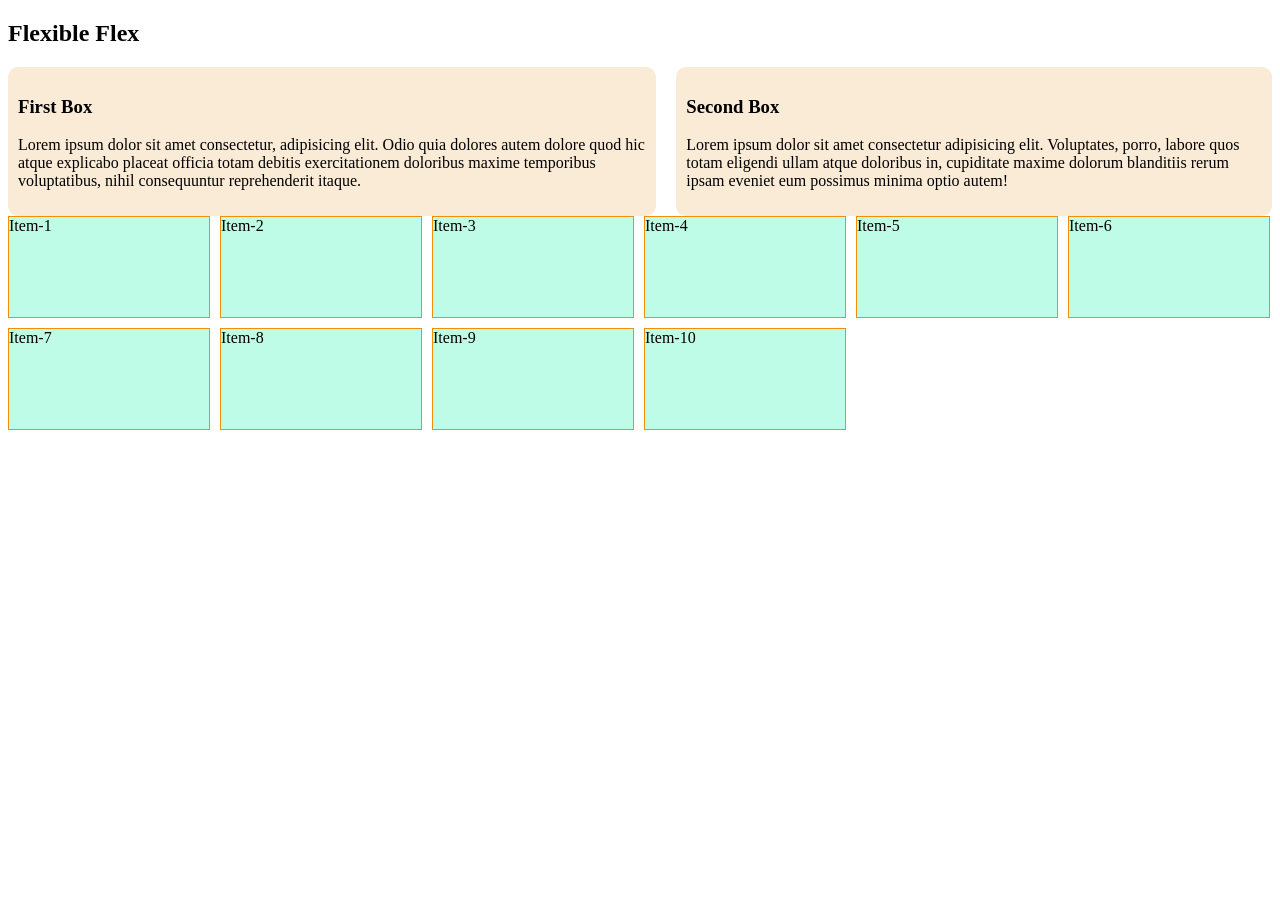
<file: index.html>
<!DOCTYPE html>
<html lang="en">
<head>
    <meta charset="UTF-8">
    <meta name="viewport" content="width=device-width, initial-scale=1.0">
    <title>Responsive Flex</title>
</head>
<style>
    .container{
        display: flex;
        gap: 20px;
    }
    .box{
        background-color: antiquewhite;
        padding: 10px;
        border-radius: 10px
    }
    .container2{
        display: flex;
        flex-wrap: wrap;
        gap: 10px;
    }
    .item{
        width: 200px;
        height: 100px;
        background-color: rgb(190, 252, 231);
        border: 1px solid rgb(241, 144, 8);
    }
    @media screen and (max-width: 576px) {
        .container{
            flex-direction: column;
        }
    }
</style>
<body>
    <h2>Flexible Flex</h2>
    <div class="container">
        <div class="box">
            <h3>First Box</h3>
            <p>Lorem ipsum dolor sit amet consectetur, adipisicing elit. Odio quia dolores autem dolore quod hic atque explicabo placeat officia totam debitis exercitationem doloribus maxime temporibus voluptatibus, nihil consequuntur reprehenderit itaque.</p>
        </div>
        <div class="box">
            <h3>Second Box</h3>
            <p>Lorem ipsum dolor sit amet consectetur adipisicing elit. Voluptates, porro, labore quos totam eligendi ullam atque doloribus in, cupiditate maxime dolorum blanditiis rerum ipsam eveniet eum possimus minima optio autem!</p>
        </div>
    </div>
    <div class="container2">
        <div class="item">Item-1</div>
        <div class="item">Item-2</div>
        <div class="item">Item-3</div>
        <div class="item">Item-4</div>
        <div class="item">Item-5</div>
        <div class="item">Item-6</div>
        <div class="item">Item-7</div>
        <div class="item">Item-8</div>
        <div class="item">Item-9</div>
        <div class="item">Item-10</div>
    </div>
</body>
</html>
</file>
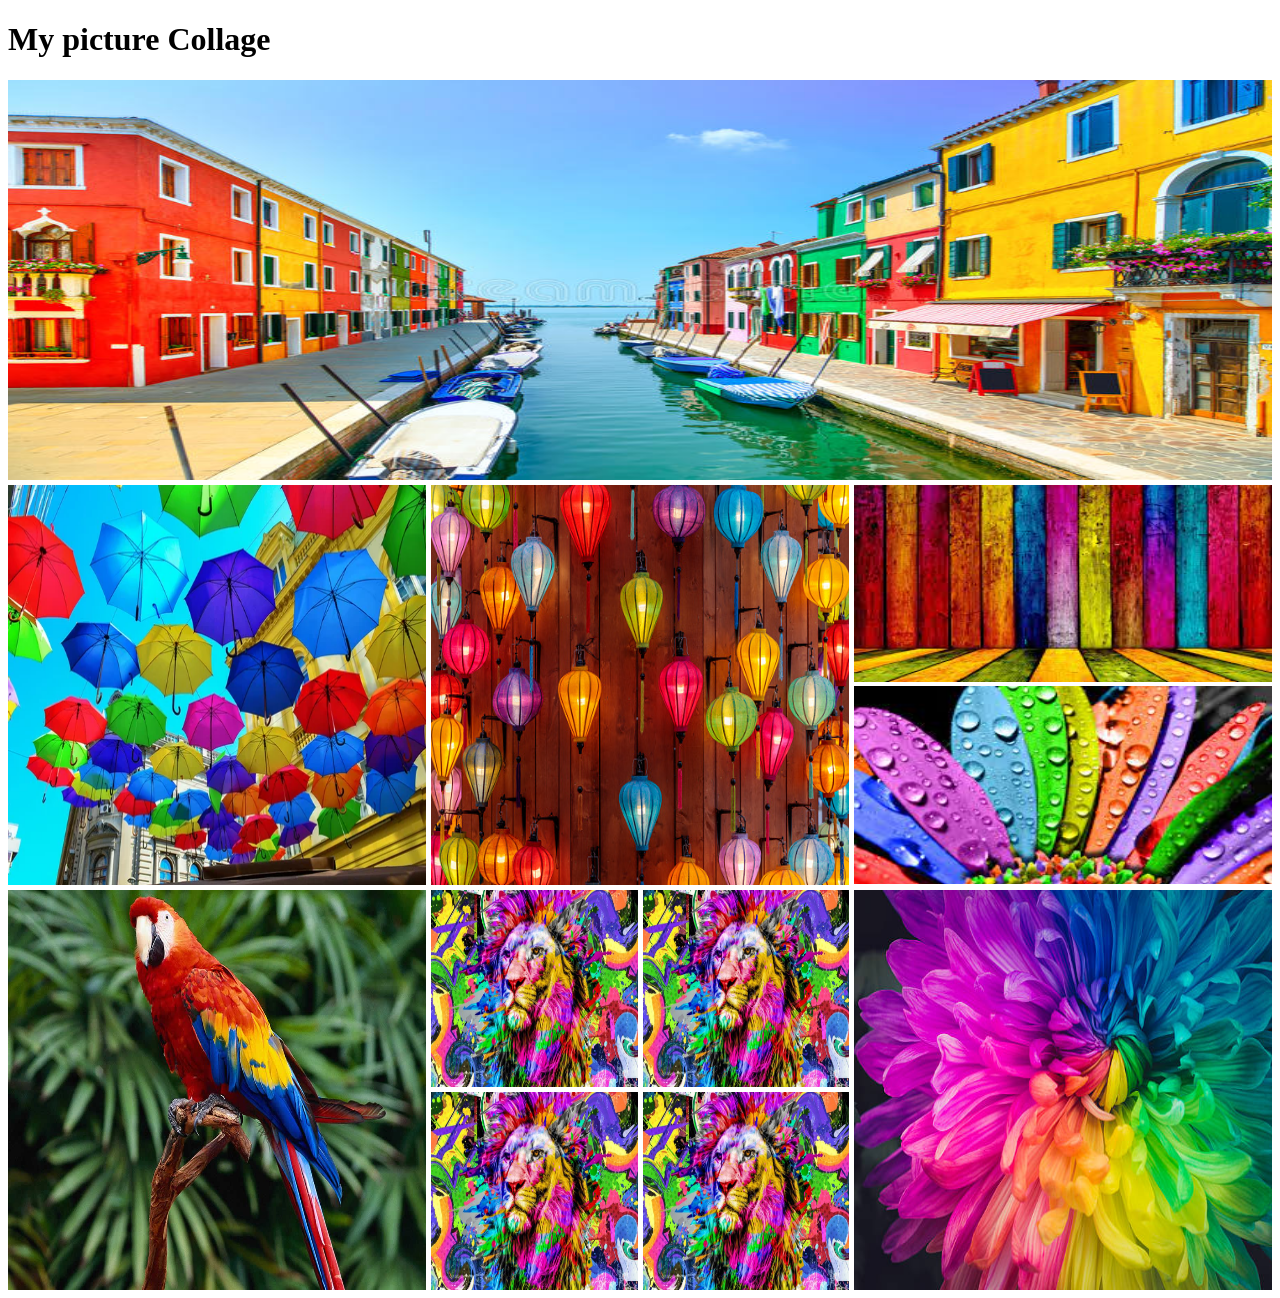
<file: index23.html>
<!DOCTYPE html>
<html lang="en">
<head>
    <meta charset="UTF-8">
    <meta name="viewport" content="width=device-width, initial-scale=1.0">
    <title>Document</title>
    <link rel="stylesheet" href="style23.css">
</head>
<body>
    <header>
        <h1>My picture Collage</h1>
    </header>
    <main>
        <div class="row">
            <img src="pictures/A.jpg" alt="">
        </div>
        <div class="row">
            <div>
                <img src="pictures/B.jpg" alt="">
            </div>
            <div>
                <img src="pictures/C.jpg" alt="">
            </div>
            <div class="vertical-collage">
                <img src="pictures/D.jpg" alt="">
                <img src="pictures/E.jpg" alt="">
            </div>
        </div>
        <div class="row">
            <div class="five">
                <img src="pictures/F.jpg" alt="">
            </div>
            <div class="square-collage">
                <img src="pictures/G.jpg" alt="">
                <img src="pictures/G.jpg" alt="">
                <img src="pictures/G.jpg" alt="">
                <img src="pictures/G.jpg" alt="">
            </div>
            <div class="five">
                <img src="pictures/H.jpg" alt="">
            </div>
        </div>
    </main>
</body>
</html>
</file>
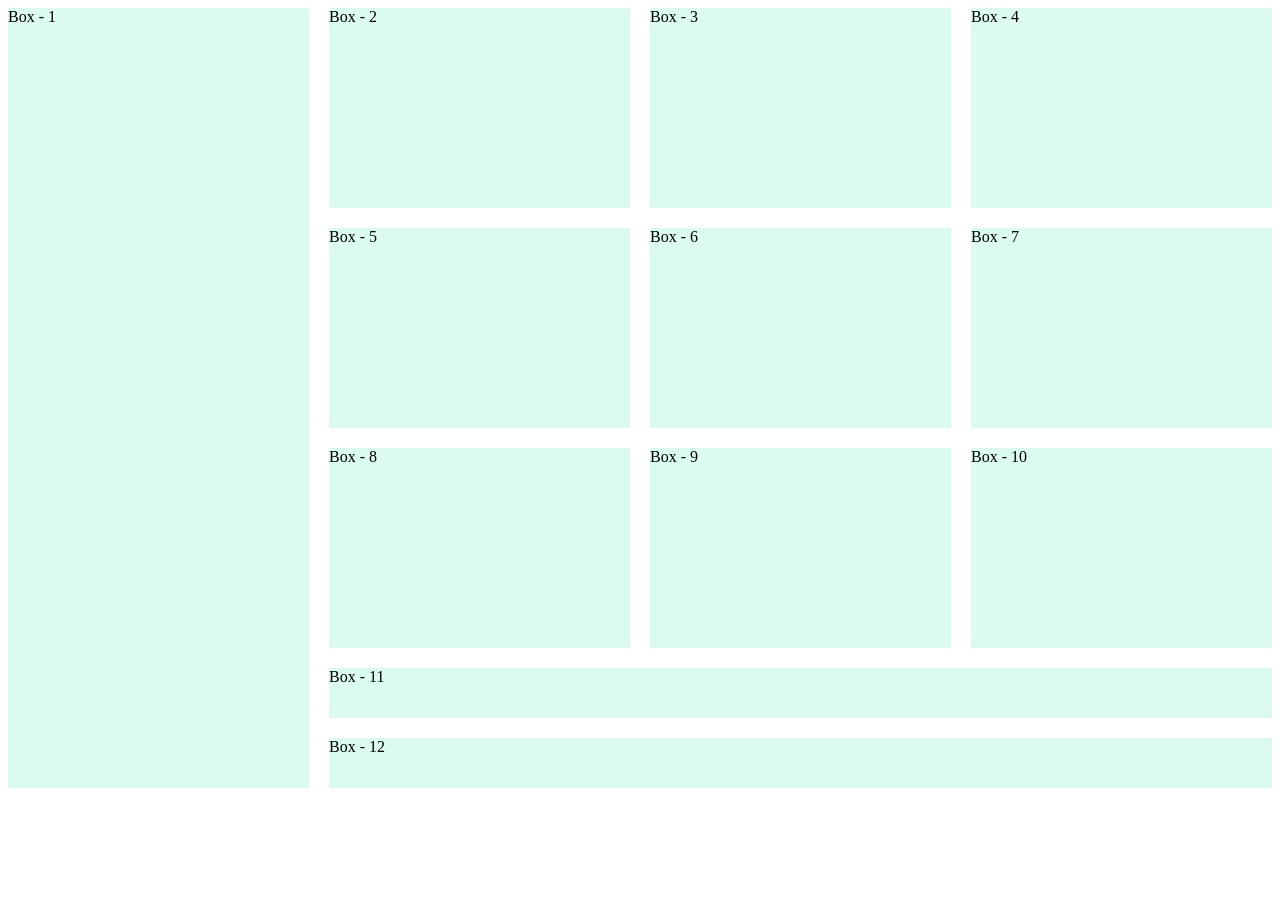
<file: index3grid.html>
<!DOCTYPE html>
<html lang="en">
<head>
    <meta charset="UTF-8">
    <meta name="viewport" content="width=device-width, initial-scale=1.0">
    <title>Document</title>
    <style>
        .container{
            display: grid;
            grid-template-columns: repeat(4,1fr);
            grid-template-rows: repeat(3, 200px) 50px 50px;
            gap: 20px;
        }
        .box{
            background-color: rgb(219, 250, 240);
        }
        #box-1{
            grid-row: span 5;
        }
        #box-11, #box-12{
            grid-column: span 3;
        }
    </style>
</head>
<body>
    <div class="container">
        <div class="box" id="box-1">Box - 1</div>
        <div class="box" id="box-2">Box - 2</div>
        <div class="box" id="box-3">Box - 3</div>
        <div class="box" id="box-4">Box - 4</div>
        <div class="box" id="box-5">Box - 5</div>
        <div class="box" id="box-6">Box - 6</div>
        <div class="box" id="box-7">Box - 7</div>
        <div class="box" id="box-8">Box - 8</div>
        <div class="box" id="box-9">Box - 9</div>
        <div class="box" id="box-10">Box - 10</div>
        <div class="box" id="box-11">Box - 11</div>
        <div class="box" id="box-12">Box - 12</div>
    </div>
</body>
</html>
</file>
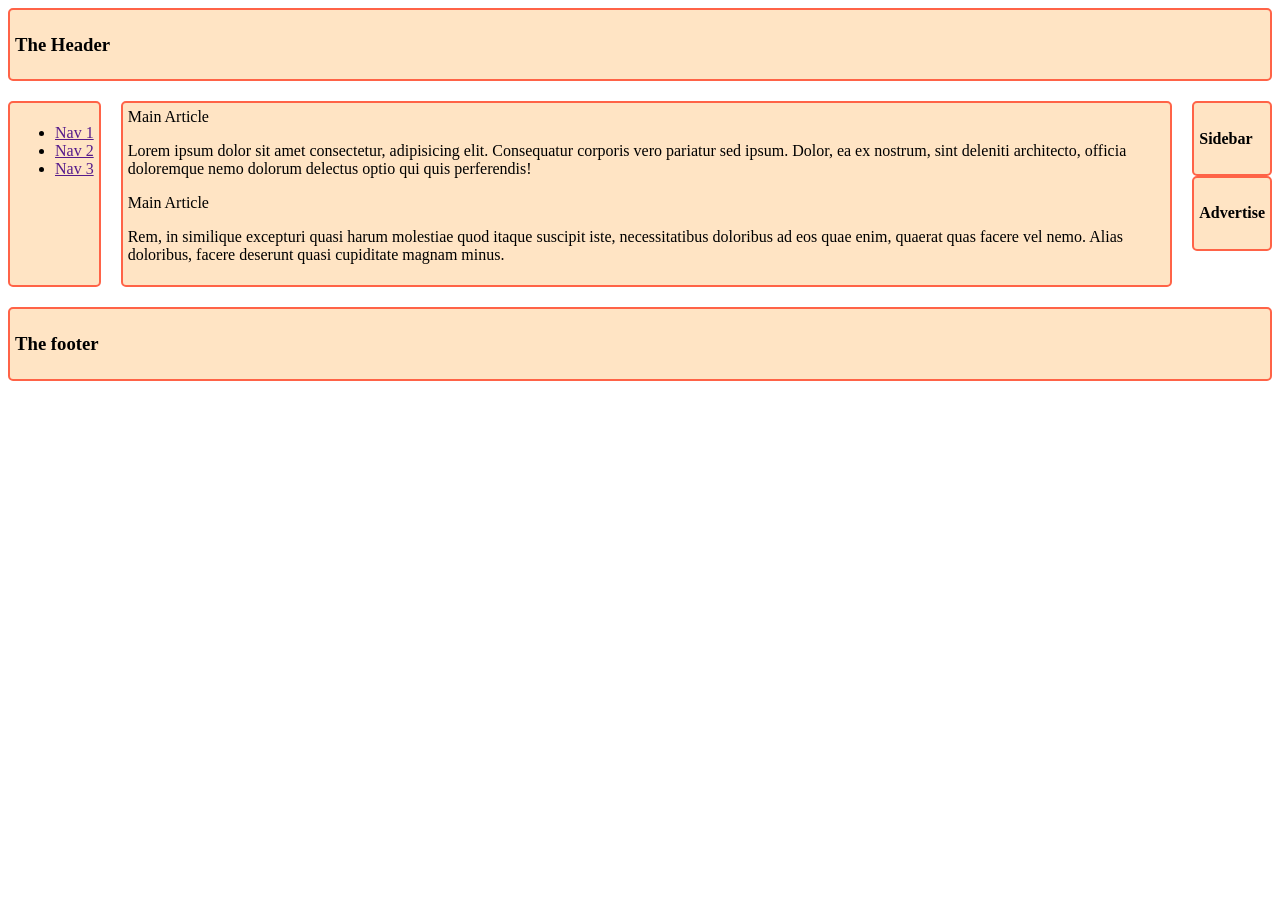
<file: index4.html>
<!DOCTYPE html>
<html lang="en">
<head>
    <meta charset="UTF-8">
    <meta name="viewport" content="width=device-width, initial-scale=1.0">
    <title>Grid Area Layout</title>
    <link rel="stylesheet" href="style4.css">
</head>
<body class="container">
    <header class="header">
        <h3>The Header</h3>
    </header>
    <nav class="nav">
        <ul>
            <li><a href="">Nav 1</a></li>
            <li><a href="">Nav 2</a></li>
            <li><a href="">Nav 3</a></li>
        </ul>
    </nav>
    <main class="main">
        <!-- article*2>h{Main Article}+p>lorem -->
        <article>
            <h>Main Article</h>
            <p>Lorem ipsum dolor sit amet consectetur, adipisicing elit. Consequatur corporis vero pariatur sed ipsum. Dolor, ea ex nostrum, sint deleniti architecto, officia doloremque nemo dolorum delectus optio qui quis perferendis!</p>
        </article>
        <article>
            <h>Main Article</h>
            <p>Rem, in similique excepturi quasi harum molestiae quod itaque suscipit iste, necessitatibus doloribus ad eos quae enim, quaerat quas facere vel nemo. Alias doloribus, facere deserunt quasi cupiditate magnam minus.</p>
        </article>
    </main>
    <aside>
        <div class="sidebar">
            <h4>Sidebar</h4>
        </div>
        <div class="advertise">
            <h4>Advertise</h4>
        </div>
    </aside>
    <footer class="footer">
        <h3>The footer</h3>
    </footer>
</body>
</html>
</file>
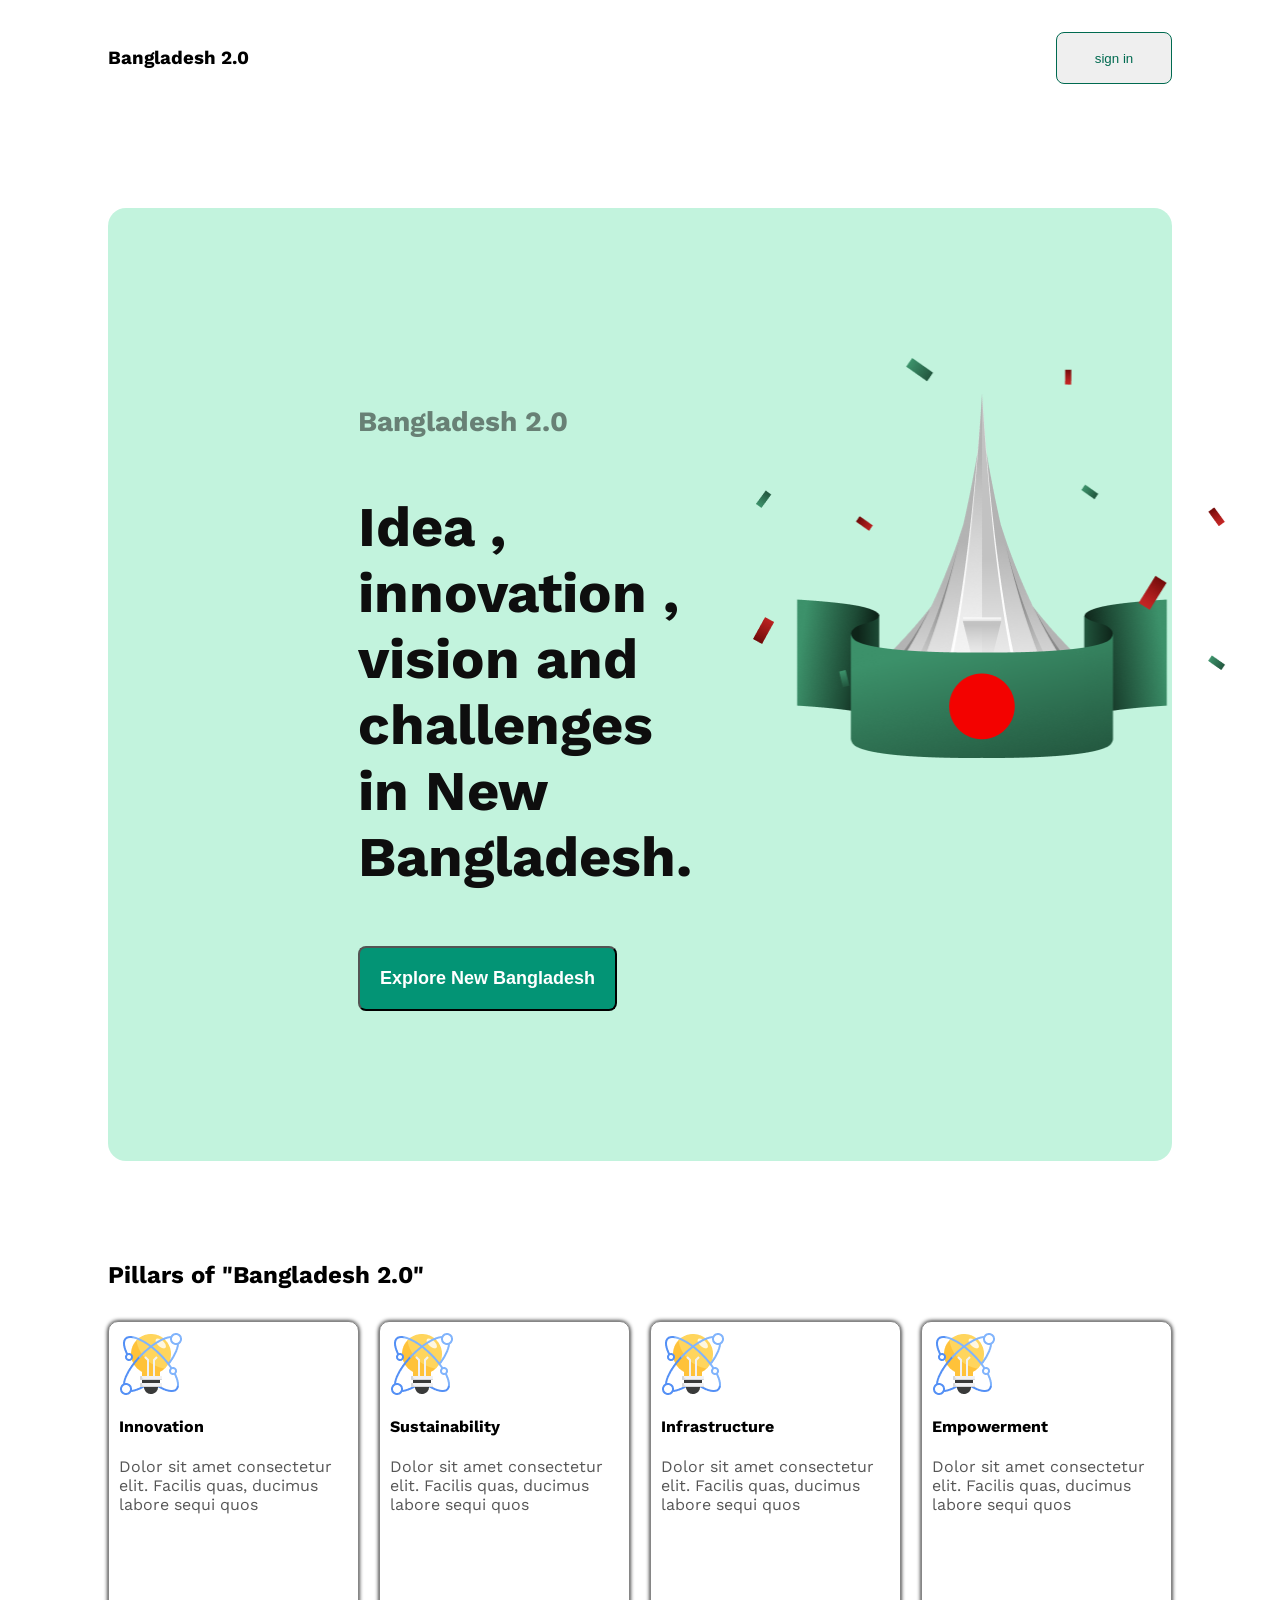
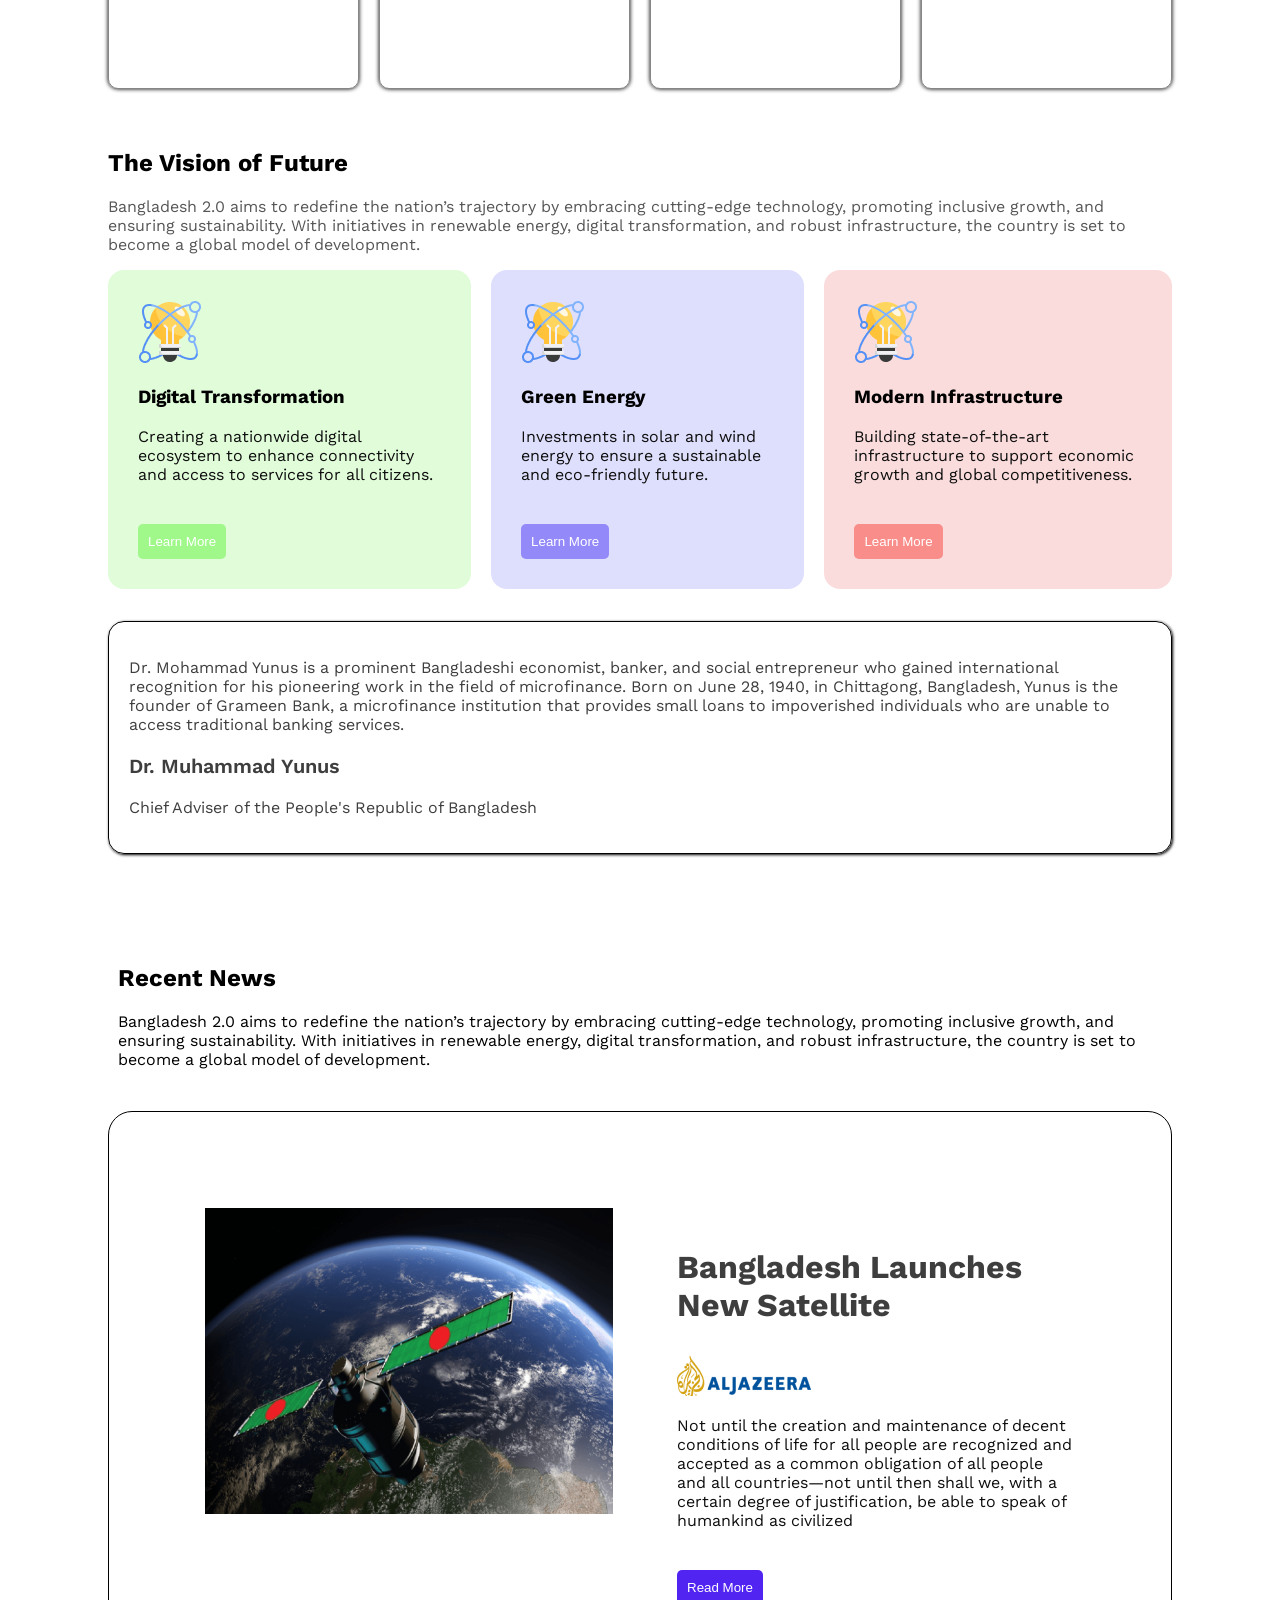
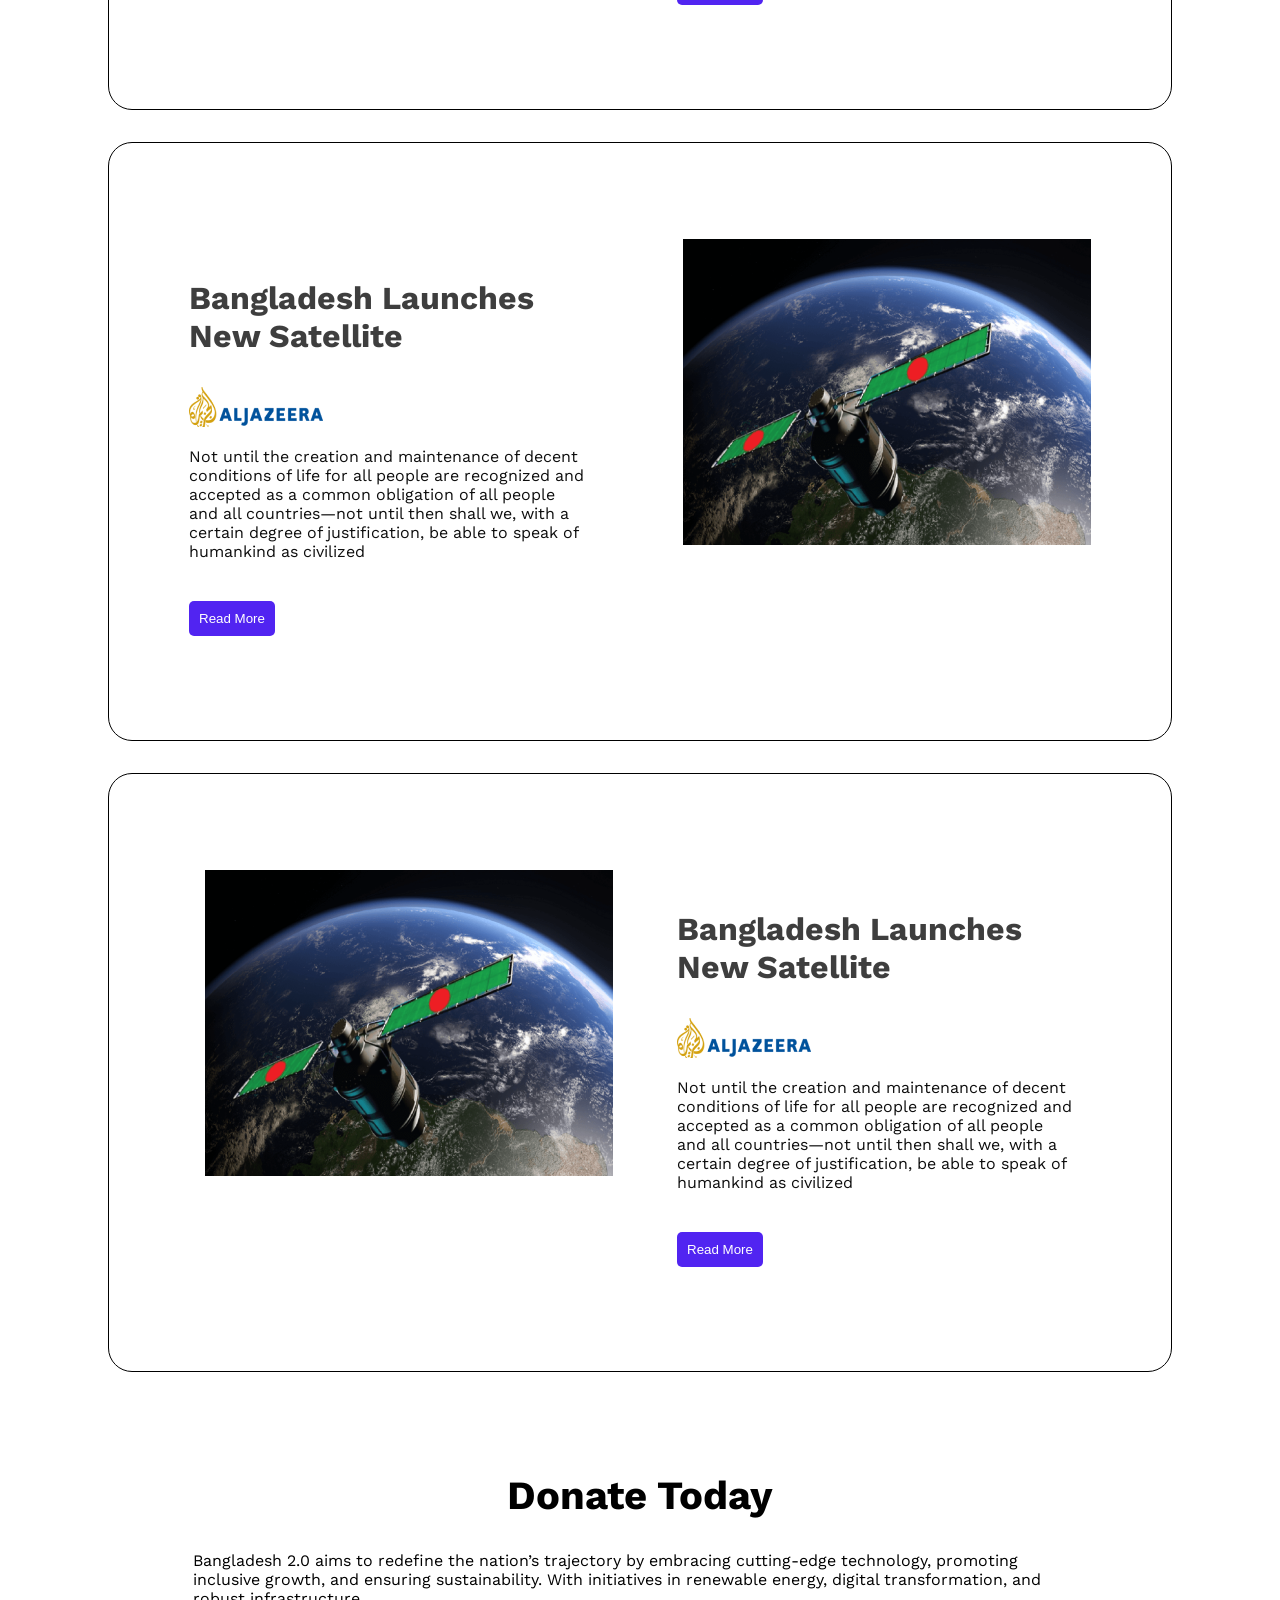
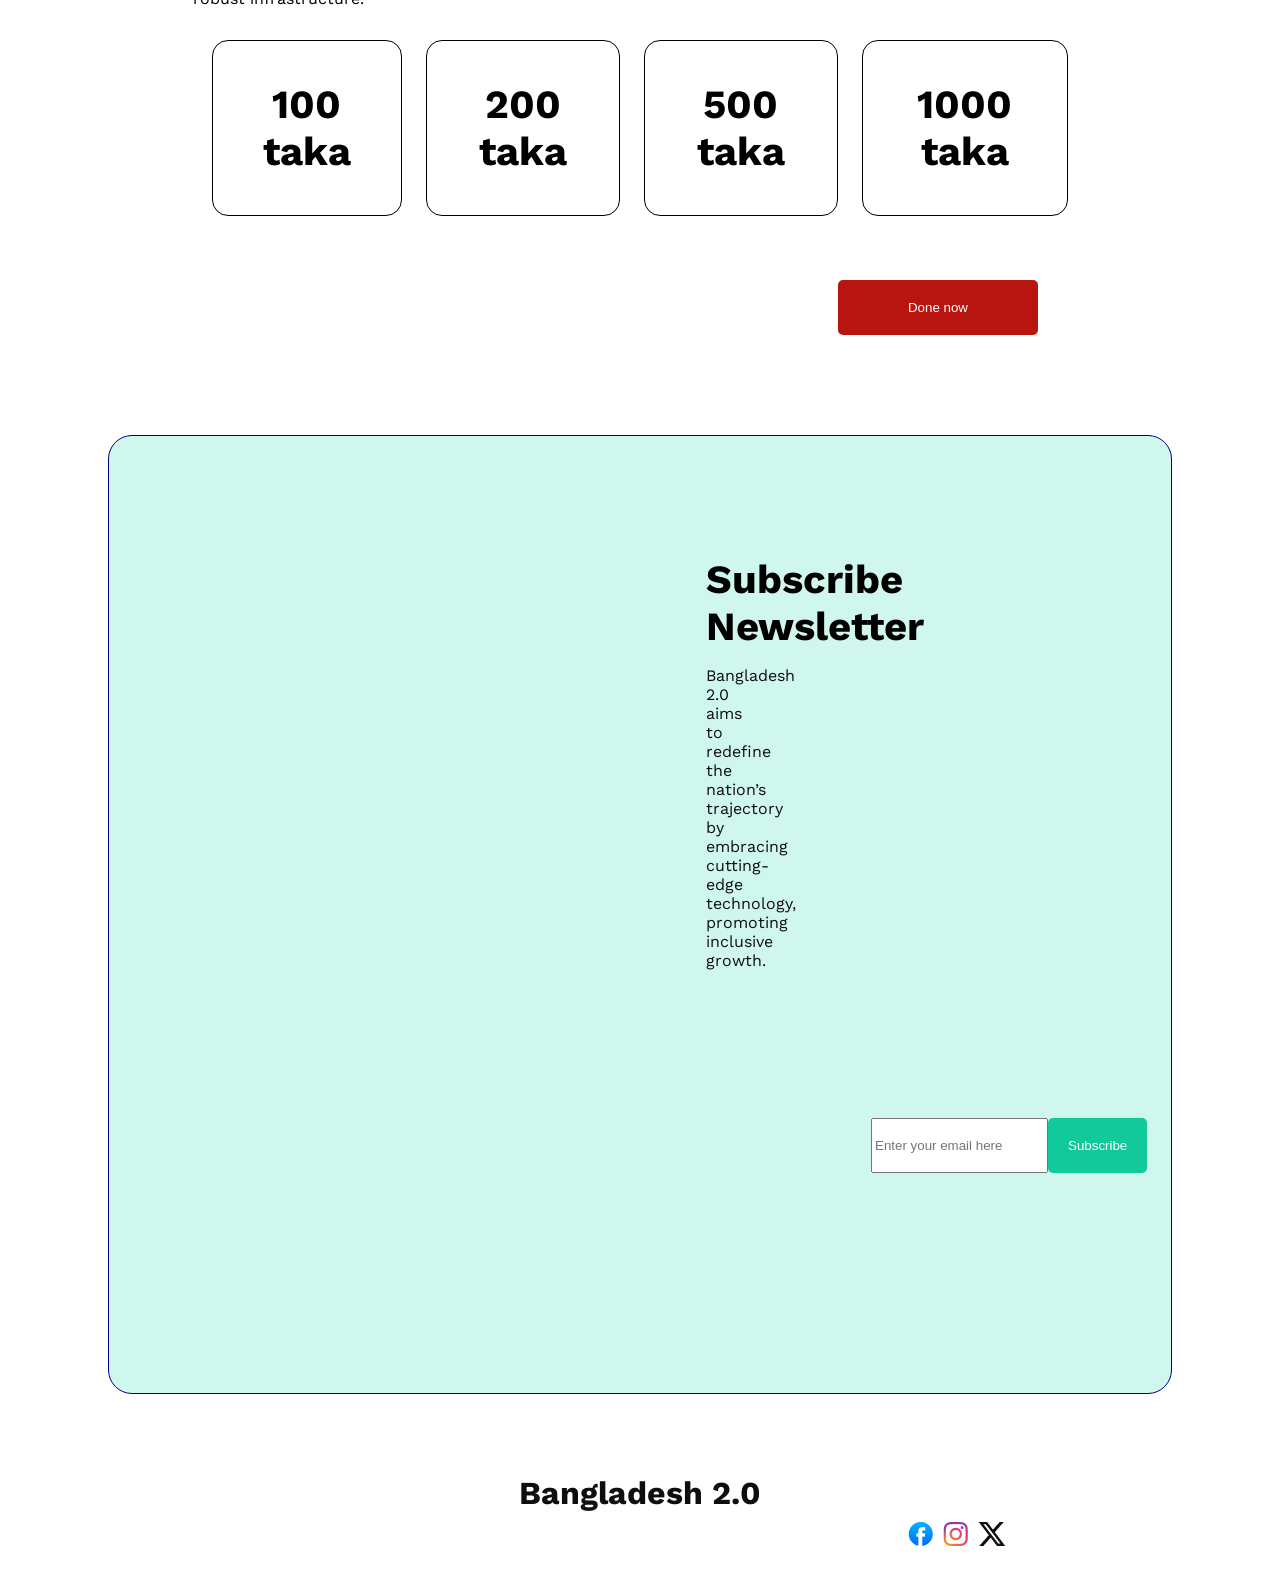
<file: index8.html>
<!DOCTYPE html>
<html lang="en">
<head>
    <meta charset="UTF-8">
    <meta name="viewport" content="width=device-width, initial-scale=1.0">
    <title>Document</title>
    <link rel="preconnect" href="https://fonts.googleapis.com">
<link rel="preconnect" href="https://fonts.gstatic.com" crossorigin>
<link href="https://fonts.googleapis.com/css2?family=Fira+Sans:ital,wght@0,100;0,200;0,300;0,400;0,500;0,600;0,700;0,800;0,900;1,100;1,200;1,300;1,400;1,500;1,600;1,700;1,800;1,900&family=Open+Sans:ital,wght@0,300..800;1,300..800&family=Work+Sans:ital,wght@0,100..900;1,100..900&display=swap" rel="stylesheet">
<link rel="stylesheet" href="style8.css">
</head>

<body class="work-sans-normal">
    <header class="htd">
        <h3>Bangladesh 2.0</h3>
        <button class="btn-primary">sign in</button>
    </header>
    <main>
        <section class="first-sec">
            <div class="sec-pri-div">
                <div class="sec-pri-div-f">
                    <h5 class="bd-name">Bangladesh 2.0</h5>
                    <p class="section-pri-des">Idea , innovation ,
                        vision and challenges in New Bangladesh.</p>
                    <button class="btn-sec">Explore New Bangladesh</button>
                </div>
                <img class="pic-1" src="image8/hero.png" alt="">
            </div>
        </section>
        <section class="second-sec">
            <nav class="secondary-section-title">
                <h2>Pillars of "Bangladesh 2.0"</h2>
            </nav>
            <div class="secondary-section">
            <div class="sec-section">
                <div class="pic-2">
                <img src="image8/card-icon.png" alt=""></div>
                <h4>Innovation</h4>
                <P class="sec-section-des">Dolor sit amet consectetur elit. Facilis quas, ducimus labore sequi quos </P>
            </div>
            <div class="sec-section">
                <div class="pic-2">
                <img src="image8/card-icon.png" alt=""></div>
                <h4>Sustainability</h4>
                <P class="sec-section-des">Dolor sit amet consectetur elit. Facilis quas, ducimus labore sequi quos </P>
            </div>
            <div class="sec-section">
                <div class="pic-2">
                <img src="image8/card-icon.png" alt=""></div>
                <h4>Infrastructure</h4>
                <P class="sec-section-des">Dolor sit amet consectetur elit. Facilis quas, ducimus labore sequi quos </P>
            </div>
            <div class="sec-section">
                <div class="pic-2">
                <img src="image8/card-icon.png" alt=""></div>
                <h4>Empowerment</h4>
                <P class="sec-section-des">Dolor sit amet consectetur elit. Facilis quas, ducimus labore sequi quos </P>
            </div>
        </div>
        </section>
        <section class="third-sec">
            <div class="secondary-section-title">
                <h2>The Vision of Future</h2>
                        <p class="third-sec-des">Bangladesh 2.0 aims to redefine the nation’s trajectory by embracing cutting-edge technology, promoting inclusive growth, and ensuring sustainability. With initiatives in renewable energy, digital transformation, and robust infrastructure, the country is set to become a global model of development.</p>
            </div>
            <div class="third-se-divs">
                <div class="third-sec-seb-div1">
                    <img class="pic3" src="image8/card-icon.png" alt="">
                    <h3>Digital Transformation</h3>
                    <p class="third-sec-devs-des">Creating a nationwide digital ecosystem to enhance connectivity and access to services for all citizens.</p>
                    <button class="btn1">Learn More</button>
                </div>
                <div class="third-sec-seb-div2">
                    <img class="pic3" src="image8/card-icon.png" alt="">
                    <h3>Green Energy</h3>
                    <p class="third-sec-devs-des">Investments in solar and wind energy to ensure a sustainable and eco-friendly future.</p>
                    <button class="btn2">Learn More</button>
                </div>
                <div class="third-sec-seb-div3">
                    <img class="pic3" src="image8/card-icon.png" alt="">
                    <h3>Modern Infrastructure</h3>
                    <p class="third-sec-devs-des">Building state-of-the-art infrastructure to support economic growth and global competitiveness.</p>
                    <button class="btn3">Learn More</button>
                </div>
            </div>
            <div class="para">
                <div class="para2">
                    <div class="para3">
                    <p class="third-text-para">Dr. Mohammad Yunus is a prominent Bangladeshi economist, banker, and social entrepreneur who gained international recognition for his pioneering work in the field of microfinance. Born on June 28, 1940, in Chittagong, Bangladesh, Yunus is the founder of Grameen Bank, a microfinance institution that provides small loans to impoverished individuals who are unable to access traditional banking services.</p>
                    </div>
                <div>
                    <p class="md-title">Dr. Muhammad Yunus</p>
                    <p class="third-text-para1">Chief Adviser of the People's Republic of Bangladesh</p>
                </div>
            </div>
        </section>
        <section class="fourth-sec">
            <div class="heading-tab">
                <h2>Recent News</h2>
                <div class="fourth-sec-des">
                Bangladesh 2.0 aims to redefine the nation’s trajectory by embracing cutting-edge technology, promoting inclusive growth, and ensuring sustainability. With initiatives in renewable energy, digital transformation, and robust infrastructure, the country is set to become a global model of development.
                </div>
            </div>

            <div class="first-div">
                <div class="image-div"><img src="image8/satelite.png" alt="">
                </div>
                <div class="second-div">
                    <p class="bold32">Bangladesh Launches New Satellite</p>
                    <img src="image8/al-jazeera.png" alt="coming soon">
                    <div></div>
                    <p class="textsame">Not until the creation and maintenance of decent conditions of life for all people are recognized and accepted as a common obligation of all people and all countries—not until then shall we,
                        with a certain degree of justification, be able to speak of humankind as civilized</p>
                        <button class="btn-second">Read More</button>
                </div>
            </div>

            <div class="first-div">
                <div class="second-div">
                    <p class="bold32">Bangladesh Launches New Satellite</p>
                    <img src="image8/al-jazeera.png" alt="coming soon">
                    <div></div>
                    <p class="textsame">Not until the creation and maintenance of decent conditions of life for all people are recognized and accepted as a common obligation of all people and all countries—not until then shall we,
                        with a certain degree of justification, be able to speak of humankind as civilized</p>
                        <button class="btn-second">Read More</button>
                </div>
                <div class="image-div"><img src="image8/satelite.png" alt="">
                </div>
            </div>

            <div class="first-div">
                <div class="image-div"><img src="image8/satelite.png" alt="">
                </div>
                <div class="second-div">
                    <p class="bold32">Bangladesh Launches New Satellite</p>
                    <img src="image8/al-jazeera.png" alt="coming soon">
                    <div></div>
                    <p class="textsame">Not until the creation and maintenance of decent conditions of life for all people are recognized and accepted as a common obligation of all people and all countries—not until then shall we,
                        with a certain degree of justification, be able to speak of humankind as civilized</p>
                        <button class="btn-second">Read More</button>
                </div>
            </div>
        </section>
        <section class="five-sec">
            <div class="five-sec-div1">Donate Today</div>
            <div class="five-sec-div2 fourth-sec-des">Bangladesh 2.0 aims to redefine the nation’s trajectory by embracing cutting-edge technology, promoting inclusive growth, and ensuring sustainability. With initiatives in renewable energy, digital transformation, and robust infrastructure.</div>
            <div class="five-sec-div3">
                <div class="point1">100 taka</div>
                <div class="point1">200 taka</div>
                <div class="point1">500 taka</div>
                <div class="point1">1000 taka</div>
            </div>
            <button class="btn-5">Done now</button>
        </section>
        <section class="six-sec">
            <div class="middle-stamp">
                <div class="six-sec-div1">
                    <span class="five-sec-div1 middle">Subscribe Newsletter</span>
                    <p class="fourth-sec-des">Bangladesh 2.0 aims to redefine the nation’s  trajectory by embracing cutting-edge technology, promoting inclusive growth.</p>
                </div>
                <div class="six-sec-div2">
                    <input class="email-htd" type="text" placeholder="Enter your email here">
                    <button class="btn-6">Subscribe</button>
                </div>
            </div>
        </section>
    </main>
    <footer class="end-edit">
        <div class="end-edit-text">Bangladesh 2.0</div>
        <div class="pic-7">
            <a href=""><img src="image8/facebook.png" alt=""></a>
            <a href=""><img src="image8/instagram.png" alt=""></a>
            <a href=""><img src="image8/x.png" alt=""></a>
        </div>
    </footer>
</body>
</html>
</file>
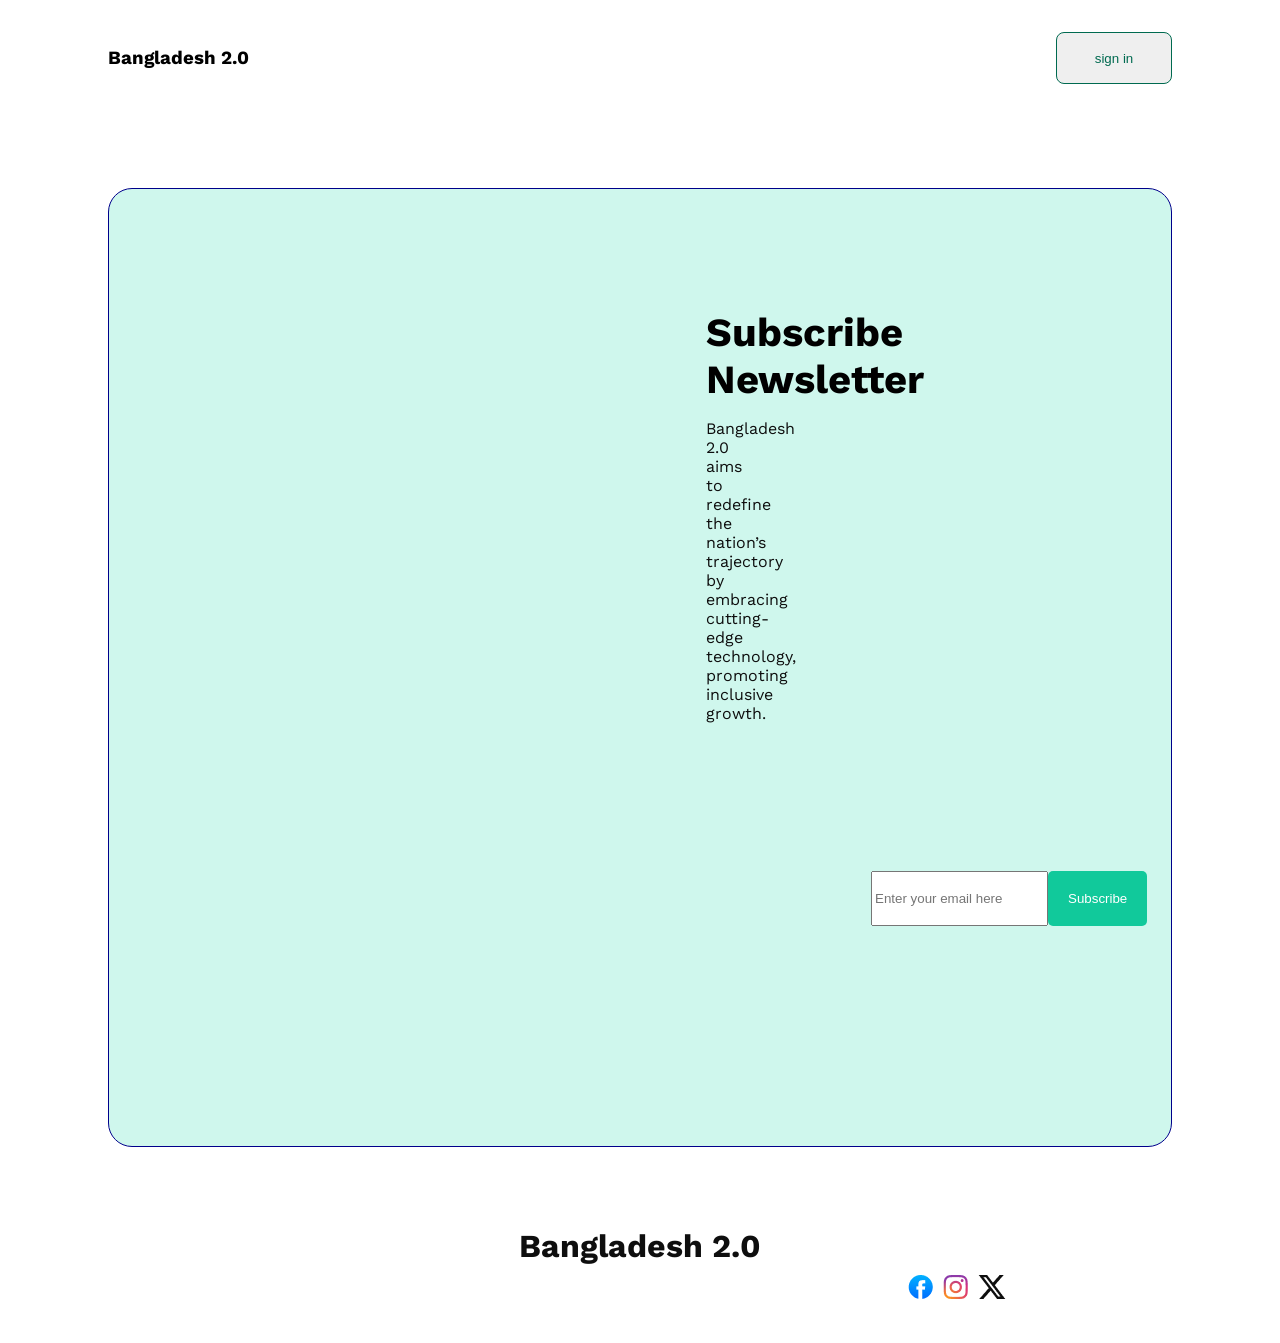
<file: index89.html>
<!DOCTYPE html>
<html lang="en">
<head>
    <meta charset="UTF-8">
    <meta name="viewport" content="width=device-width, initial-scale=1.0">
    <title>Document</title>
    <link rel="preconnect" href="https://fonts.googleapis.com">
<link rel="preconnect" href="https://fonts.gstatic.com" crossorigin>
<link href="https://fonts.googleapis.com/css2?family=Fira+Sans:ital,wght@0,100;0,200;0,300;0,400;0,500;0,600;0,700;0,800;0,900;1,100;1,200;1,300;1,400;1,500;1,600;1,700;1,800;1,900&family=Open+Sans:ital,wght@0,300..800;1,300..800&family=Work+Sans:ital,wght@0,100..900;1,100..900&display=swap" rel="stylesheet">
<link rel="stylesheet" href="style89.css">
</head>

<body class="work-sans-normal">
    <header class="htd">
        <h3>Bangladesh 2.0</h3>
        <button class="btn-primary">sign in</button>
    </header>
    <main>
        <section class="first-sec hide">
            <div class="sec-pri-div">
                <div class="sec-pri-div-f">
                    <h5 class="bd-name">Bangladesh 2.0</h5>
                    <p class="section-pri-des">Idea , innovation ,
                        vision and challenges in New Bangladesh.</p>
                    <button class="btn-sec">Explore New Bangladesh</button>
                </div>
                <img class="pic-1" src="image8/hero.png" alt="">
            </div>
        </section>
        <section class="second-sec hide">
            <nav class="secondary-section-title">
                <h2>Pillars of "Bangladesh 2.0"</h2>
            </nav>    
        <div class="secondary-section">
            <div class="sec-section">
                <div class="pic-2">
                <img src="image8/card-icon.png" alt=""></div>
                <h4>Innovation</h4>
                <P class="sec-section-des">Dolor sit amet consectetur elit. Facilis quas, ducimus labore sequi quos </P>
            </div>
            <div class="sec-section">
                <div class="pic-2">
                <img src="image8/card-icon.png" alt=""></div>
                <h4>Sustainability</h4>
                <P class="sec-section-des">Dolor sit amet consectetur elit. Facilis quas, ducimus labore sequi quos </P>
            </div>
            <div class="sec-section">
                <div class="pic-2">
                <img src="image8/card-icon.png" alt=""></div>
                <h4>Infrastructure</h4>
                <P class="sec-section-des">Dolor sit amet consectetur elit. Facilis quas, ducimus labore sequi quos </P>
            </div>
            <div class="sec-section">
                <div class="pic-2">
                <img src="image8/card-icon.png" alt=""></div>
                <h4>Empowerment</h4>
                <P class="sec-section-des">Dolor sit amet consectetur elit. Facilis quas, ducimus labore sequi quos </P>
            </div>
        </div>
        </section>
        <section class="third-sec hide">
            <div class="secondary-section-title">
                <h2>The Vision of Future</h2>
                        <p class="third-sec-des">Bangladesh 2.0 aims to redefine the nation’s trajectory by embracing cutting-edge technology, promoting inclusive growth, and ensuring sustainability. With initiatives in renewable energy, digital transformation, and robust infrastructure, the country is set to become a global model of development.</p>
            </div>
            <div class="third-se-divs">
                <div class="third-sec-seb-div1">
                    <img class="pic3" src="image8/card-icon.png" alt="">
                    <h3>Digital Transformation</h3>
                    <p class="third-sec-devs-des">Creating a nationwide digital ecosystem to enhance connectivity and access to services for all citizens.</p>
                    <button class="btn1">Learn More</button>
                </div>
                <div class="third-sec-seb-div2">
                    <img class="pic3" src="image8/card-icon.png" alt="">
                    <h3>Green Energy</h3>
                    <p class="third-sec-devs-des">Investments in solar and wind energy to ensure a sustainable and eco-friendly future.</p>
                    <button class="btn2">Learn More</button>
                </div>
                <div class="third-sec-seb-div3">
                    <img class="pic3" src="image8/card-icon.png" alt="">
                    <h3>Modern Infrastructure</h3>
                    <p class="third-sec-devs-des">Building state-of-the-art infrastructure to support economic growth and global competitiveness.</p>
                    <button class="btn3">Learn More</button>
                </div>
            </div>
            <div class="para">
                <div class="para2">
                    <div class="para3">
                    <p class="third-text-para">Dr. Mohammad Yunus is a prominent Bangladeshi economist, banker, and social entrepreneur who gained international recognition for his pioneering work in the field of microfinance. Born on June 28, 1940, in Chittagong, Bangladesh, Yunus is the founder of Grameen Bank, a microfinance institution that provides small loans to impoverished individuals who are unable to access traditional banking services.</p>
                    </div>
                <div>
                    <p class="md-title">Dr. Muhammad Yunus</p>
                    <p class="third-text-para1">Chief Adviser of the People's Republic of Bangladesh</p>
                </div>
            </div>
        </section>
        <section class="fourth-sec hide">
            <div class="heading-tab">
                <h2>Recent News</h2>
                <div class="fourth-sec-des">
                Bangladesh 2.0 aims to redefine the nation’s trajectory by embracing cutting-edge technology, promoting inclusive growth, and ensuring sustainability. With initiatives in renewable energy, digital transformation, and robust infrastructure, the country is set to become a global model of development.
                </div>
            </div>

            <div class="first-div">
                <div class="image-div"><img src="image8/satelite.png" alt="">
                </div>
                <div class="second-div">
                    <p class="bold32">Bangladesh Launches New Satellite</p>
                    <img src="image8/al-jazeera.png" alt="coming soon">
                    <div></div>
                    <p class="textsame">Not until the creation and maintenance of decent conditions of life for all people are recognized and accepted as a common obligation of all people and all countries—not until then shall we,
                        with a certain degree of justification, be able to speak of humankind as civilized</p>
                        <button class="btn-second">Read More</button>
                </div>
            </div>

            <div class="first-div">
                <div class="second-div">
                    <p class="bold32">Bangladesh Launches New Satellite</p>
                    <img src="image8/al-jazeera.png" alt="coming soon">
                    <div></div>
                    <p class="textsame">Not until the creation and maintenance of decent conditions of life for all people are recognized and accepted as a common obligation of all people and all countries—not until then shall we,
                        with a certain degree of justification, be able to speak of humankind as civilized</p>
                        <button class="btn-second">Read More</button>
                </div>
                <div class="image-div"><img src="image8/satelite.png" alt="">
                </div>
            </div>

            <div class="first-div">
                <div class="image-div"><img src="image8/satelite.png" alt="">
                </div>
                <div class="second-div">
                    <p class="bold32">Bangladesh Launches New Satellite</p>
                    <img src="image8/al-jazeera.png" alt="coming soon">
                    <div></div>
                    <p class="textsame">Not until the creation and maintenance of decent conditions of life for all people are recognized and accepted as a common obligation of all people and all countries—not until then shall we,
                        with a certain degree of justification, be able to speak of humankind as civilized</p>
                        <button class="btn-second">Read More</button>
                </div>
            </div>
        </section>
        <section class="five-sec hide">
            <div class="five-sec-div1">Donate Today</div>
            <div class="five-sec-div2 fourth-sec-des">Bangladesh 2.0 aims to redefine the nation’s trajectory by embracing cutting-edge technology, promoting inclusive growth, and ensuring sustainability. With initiatives in renewable energy, digital transformation, and robust infrastructure.</div>
            <div class="five-sec-div3">
                <div class="point1">100 taka</div>
                <div class="point1">200 taka</div>
                <div class="point1">500 taka</div>
                <div class="point1">1000 taka</div>
            </div>
            <button class="btn-5">Done now</button>
        </section>
        <section class="six-sec">
            <div class="middle-stamp">
                <div class="six-sec-div1">
                    <span class="five-sec-div1 middle">Subscribe Newsletter</span>
                    <p class="fourth-sec-des">Bangladesh 2.0 aims to redefine the nation’s  trajectory by embracing cutting-edge technology, promoting inclusive growth.</p>
                </div>
                <div class="six-sec-div2">
                    <input class="email-htd" type="text" placeholder="Enter your email here">
                    <button class="btn-6">Subscribe</button>
                </div>
            </div>
        </section>
    </main>
    <footer class="end-edit">
        <div class="end-edit-text">Bangladesh 2.0</div>
        <div class="pic-7">
            <a href=""><img src="image8/facebook.png" alt=""></a>
            <a href=""><img src="image8/instagram.png" alt=""></a>
            <a href=""><img src="image8/x.png" alt=""></a>
        </div>
    </footer>
</body>
</html>
</file>
<file: style23.css>
img{
    width: 100%;
    height: 100%;
}
.row{
    height: 400px;
    width: 100%;
    display: flex;
    gap: 5px;
    margin-bottom: 5px;
}
.row > div{
    flex: 1;
}
.vertical-collage img{
    height: calc((100% - 5px)/2);
}
.square-collage{
    display: grid;
    grid-template-columns: repeat(2, 1fr);
    gap: 5px;
}
/* Responsive media query */

@media screen and (max-width:576px) {
    .row{
        flex-direction: column;
        height: auto;
    }
    .square-collage{
        grid-template-columns: repeat(1, 1fr);
    }
}

/* medium devices */
@media screen and (min-width: 576px) and (max-width:992px) {
    .row{
        flex-direction: column;
        height: auto;
    }
}
</file>
<file: style4.css>
.header, .nav, .main, .sidebar, .advertise, .footer{
    background-color: bisque;
    border: 2px solid tomato;
    padding: 5px;
    border-radius: 5px;
}
.header{
    grid-area: header;
}
.nav{
    grid-area: nav;
}
.main{
    grid-area: main;
}
.sidebar{
    grid-area: sidebar;
}
.advertise{
    grid-area: advertise;
}
.footer{
    grid-area: footer;
}
.container{
    display: grid;
    gap: 20px;
    grid-template-areas: 
    "header header header header"
    "nav    main    main   sidebar"
    "nav    main    main   advertise"
    "footer footer   footer footer"
    ;
}
@media screen and (max-width: 576px) {
    .container{
        grid-template-areas: 
        "header"
        "nav"
        "main"
        "sidebar"
        "advertise"
        "footer"
        ;
    }
    
}
@media screen and (min-width: 576px) and (max-width: 992px){
.container{
    grid-template-areas: 
    "header header header"
    "nav    nav    nav"
    "main   main   main"
    "advertise footer footer"
    ;
}    
}
</file>
<file: style8.css>
.work-sans-normal{
    font-family: "Work Sans", serif;
    font-optical-sizing: auto;
    font-style: normal;
  }
  /* header */
  .htd{
      display: flex;
      height: 100px;
      align-items: center;
      justify-content: space-between;
      margin: 0px 100px 20px 100px;
      }
  p{
      color: rgba(14, 14, 14, 1);
      font-weight: bold;
      font-size: 32px;
      color: rgba(14, 14, 14, 1);
  }
  .btn-primary{
      border: 1px solid rgba(0, 106, 80, 1);
      border-radius: 8px;
      width: 116px;
      height: 52px;
      color: rgba(0, 106, 80, 1);
      cursor: pointer;
      
      }
      /* section */
      .first-sec{
          background-color: rgb(194, 243, 221);
          margin: 0px 100px 80px 100px;
          border-radius: 18px;
          align-items: center;
      }
      .second-sec{
          margin: 40px 100px 40px 100px;
      }
      .sec-pri-div{
          margin: 100px;
          display: flex;
          
          padding: 150px;
          justify-content: space-around;
          gap: 60px;
      }
      .sec-pri-div-f{
          width: 622px;
  
      }
      /* .section-pri bd-name{
          font-size: 32px;
          font-weight: 600px;
      } */
      .section-pri-des{
          font-size: 56px;
          font-weight: bold;
          color: rgba(14, 14, 14, 1);
      }
      .btn-sec{
          background-color: rgb(3, 148, 117);
          padding: 20px;
          color: white;
          font-size: 18px;
          border-radius: 8px;
          font-size: 18px;
          font-weight: 600;
          cursor: pointer;
      }
      .bd-name{
          color: rgba(14, 14, 14, 0.5);
          font-size: 28px;
      }
      .pic-1{
          width: 474px;
          height: 400px;
      }
      /* section-secondary */
      .h2{
          font-weight: bold;
          font-size: 40px;
      }
      .h4{
          color: rgba(14, 14, 14, 0.8);
          font-size: 20px;
          font-weight: bold;
      }
      .sec-section-des{
          font-size: 16px;
          font-weight: 400;
          color: rgba(14, 14, 14, 0.7);
      }
      .secondary-section{
          display: flex;
          gap: 20px;
          margin-top: 32px;
      }
      
      .sec-section{
          border: 1px solid rgba(14, 14, 14, 0.5);
          box-shadow: 0px 0px 4px black;
          border-radius: 10px;
          width: 402px;
          height: 346px;
          padding: 10px;
          }
      .pic-2{
          height: 64px;
          width: 64px;
      }
      /* third-section */
      .third-sec{
          margin: 60px 100px 32px 100px;
      }
      .third-sec-des{
          font-size: 16px;
          font-weight: 400;
          color: rgba(14, 14, 14, 0.7);
      }
      .h3{
          color: rgba(59, 59, 59, 0.8);
      }
      .third-se-divs{
          display: flex;
          gap: 20px;
              }
      .pic3{
          border-bottom: 32px 32px 23px 32px;
      }
      .third-sec-devs-des{
          font-size: 16px;
          font-weight: 400;
      }
      .third-sec-seb-div1{
          background-color: rgb(224, 252, 217);
          border-radius: 16px;
          padding: 30px;
      }
      .btn1{
          background-color: rgb(159, 248, 137);
          color: white;
          padding: 10px;
          border-radius: 5px;
          margin-top: 24px;
          border: none;
          cursor: pointer;
      }
      .third-sec-seb-div2{
          background-color: rgb(222, 222, 253);
          border-radius: 16px;
          padding: 30px;
      }
      .btn2{
          background-color: rgb(148, 137, 248);
          color: white;
          padding: 10px;
          border-radius: 5px;
          margin-top: 24px;
          border: none;
          cursor: pointer;
      }
      .third-sec-seb-div3{
          background-color: rgb(250, 220, 220);
          border-radius: 16px;
          padding: 30px;
      }
      .btn3{
          background-color: rgb(248, 141, 137);
          color: white;
          padding: 10px;
          border-radius: 5px;
          margin-top: 24px;
          border: none;
          cursor: pointer;
      }
      /* fourth-sec-1st-div */
      .para{
          border: 1px solid black;
          margin-top: 32px;
          box-shadow: 1px 1px 3px;
          border-radius: 16px;
          padding: 20px;
      }
          .third-text-para, .third-text-para1{
          font-size: 16px;
          font-weight: 400;
          color: rgba(14, 14, 14, 0.8);
      }
      .md-title{
          color: rgba(14, 14, 14, 0.8);
          font-size: 20px;
          font-weight: 600;
      }
        /* five-section */
      .heading-tab{
          margin: 0px 0px 32px 0px;
          border: 1px solid black;
          padding: 10px;
          border: none;
      }
      .fourth-sec-des, .textsame{
          font-size: 16px;
          font-weight: 400;
      }
      /* folders */
      .first-div{
          border: 1px solid black;
          margin: 32px 0px 24px 0px;
          background-color: rgba(255, 255, 255, 1);
          box-shadow: 16px;
          border-radius: 24px;
          padding: 48px;
          display: flex;
      }
      .image-div{
          padding: 48px 32px 48px 48px;
      }
      .second-div{
          padding: 56px 48px 56px 32px;
      }
      .fourth-sec{
          margin: 80px 100px 80px 100px;
      }
      .bold32{
          font-size: 32px;
          font-weight: bold;
          color: rgba(14, 14, 14, 0.8);
      }
      .btn-second{
          background-color: rgb(81, 36, 241);
          color: white;
          padding: 10px;
          border-radius: 5px;
          margin-top: 24px;
          border: none;
          cursor: pointer;
      }
      /* five-section */
      .five-sec{
          border: 1px solid black;
          margin: 100px 80px;
          border: none;
          }
      .five-sec-div1{
          margin: 0px 0px 32px 0px;
          text-align: center;
          font-size: 40px;
          font-weight: bold;
      }
      .five-sec-div2{
          margin: 32px 104.5px 32px 104.5px;
      }
      .five-sec-div3{
          margin: 32px 124px 32px 124px;
          text-align: center;
          display: flex;
          gap: 24px;
      }
      .btn-5{
          margin: 32px 1150px 0px 750px;
          background-color: rgb(185, 21, 16);
          color: white;
          padding: 20px;
          border-radius: 5px;
          border: none;
          width: 200px;
          cursor: pointer;
          
      }
      .point1{
          border: 1px solid black;
          border-radius: 16px;
          font-size: 40px;
          font-weight: bold;
          padding: 40px;
          cursor: grab;
          
      }
      /* six-sec */
      .six-sec{
          margin: 80px 100px;
          background-color: rgb(207, 247, 237);
          border: 1px solid darkblue;
          border-radius: 24px;
      }
      .six-sec-div1{
          margin: 0px 200px 10px 200px;
          text-align: center;
  
      }
      .six-sec-div2{
          margin: 0px 265px;
          padding: 100px;
          display: flex;
      }
      .middle-stamp{
          background-color: white;
          margin: 120px 397px;
          background-color: rgb(207, 247, 237);
      }
      .email-htd{
          margin: 32px 0px 0px 0px
          
      }
      .btn-6{
          margin: 32px 70px 0px 0px;
          background-color: rgb(17, 201, 155);
          color: white;
          padding: 20px;
          border-radius: 5px;
          border: none;
          width: 200px;
          cursor: pointer;
      }
      /* footer */
      .end-edit{
          margin: 40px 100px 40px 100px;
          gap: 20px;
      }
      .end-edit-text{
          font-size: 32px;
          font-weight: bold;
          color: rgba(14, 14, 14, 1);
          text-align: center;
      }
      .pic-7{
          display: flex;
          margin: 10px 1000px 0px 800px;
          gap: 10px;
      }
</file>
<file: style89.css>
.work-sans-normal{
    font-family: "Work Sans", serif;
    font-optical-sizing: auto;
    font-style: normal;
  }
  /* header */
  .htd{
      display: flex;
      height: 100px;
      align-items: center;
      justify-content: space-between;
      margin: 0px 100px 20px 100px;
      }
  p{
      color: rgba(14, 14, 14, 1);
      font-weight: bold;
      font-size: 32px;
      color: rgba(14, 14, 14, 1);
  }
  .btn-primary{
      border: 1px solid rgba(0, 106, 80, 1);
      border-radius: 8px;
      width: 116px;
      height: 52px;
      color: rgba(0, 106, 80, 1);
      cursor: pointer;
      
      }
      /* section */
      .first-sec{
          background-color: rgb(194, 243, 221);
          margin: 0px 100px 80px 100px;
          border-radius: 18px;
          align-items: center;
      }
      .second-sec{
          margin: 40px 100px 40px 100px;
      }
      .sec-pri-div{
          margin: 100px;
          display: flex;
          
          padding: 150px;
          justify-content: space-around;
          gap: 60px;
      }
      .sec-pri-div-f{
          width: 622px;
  
      }
      /* .section-pri bd-name{
          font-size: 32px;
          font-weight: 600px;
      } */
      .section-pri-des{
          font-size: 56px;
          font-weight: bold;
          color: rgba(14, 14, 14, 1);
      }
      .btn-sec{
          background-color: rgb(3, 148, 117);
          padding: 20px;
          color: white;
          font-size: 18px;
          border-radius: 8px;
          font-size: 18px;
          font-weight: 600;
          cursor: pointer;
      }
      .bd-name{
          color: rgba(14, 14, 14, 0.5);
          font-size: 28px;
      }
      .pic-1{
          width: 474px;
          height: 400px;
      }
      /* section-secondary */
      .h2{
          font-weight: bold;
          font-size: 40px;
      }
      .h4{
          color: rgba(14, 14, 14, 0.8);
          font-size: 20px;
          font-weight: bold;
      }
      .sec-section-des{
          font-size: 16px;
          font-weight: 400;
          color: rgba(14, 14, 14, 0.7);
      }
      .secondary-section{
          display: flex;
          gap: 20px;
          margin-top: 32px;
      }
      
      .sec-section{
          border: 1px solid rgba(14, 14, 14, 0.5);
          box-shadow: 0px 0px 4px black;
          border-radius: 10px;
          width: 402px;
          height: 346px;
          padding: 10px;
          }
      .pic-2{
          height: 64px;
          width: 64px;
      }
      /* third-section */
      .third-sec{
          margin: 60px 100px 32px 100px;
      }
      .third-sec-des{
          font-size: 16px;
          font-weight: 400;
          color: rgba(14, 14, 14, 0.7);
      }
      .h3{
          color: rgba(59, 59, 59, 0.8);
      }
      .third-se-divs{
          display: flex;
          gap: 20px;
              }
      .pic3{
          border-bottom: 32px 32px 23px 32px;
      }
      .third-sec-devs-des{
          font-size: 16px;
          font-weight: 400;
      }
      .third-sec-seb-div1{
          background-color: rgb(224, 252, 217);
          border-radius: 16px;
          padding: 30px;
      }
      .btn1{
          background-color: rgb(159, 248, 137);
          color: white;
          padding: 10px;
          border-radius: 5px;
          margin-top: 24px;
          border: none;
          cursor: pointer;
      }
      .third-sec-seb-div2{
          background-color: rgb(222, 222, 253);
          border-radius: 16px;
          padding: 30px;
      }
      .btn2{
          background-color: rgb(148, 137, 248);
          color: white;
          padding: 10px;
          border-radius: 5px;
          margin-top: 24px;
          border: none;
          cursor: pointer;
      }
      .third-sec-seb-div3{
          background-color: rgb(250, 220, 220);
          border-radius: 16px;
          padding: 30px;
      }
      .btn3{
          background-color: rgb(248, 141, 137);
          color: white;
          padding: 10px;
          border-radius: 5px;
          margin-top: 24px;
          border: none;
          cursor: pointer;
      }
      /* fourth-sec-1st-div */
      .para{
          border: 1px solid black;
          margin-top: 32px;
          box-shadow: 1px 1px 3px;
          border-radius: 16px;
          padding: 20px;
      }
          .third-text-para, .third-text-para1{
          font-size: 16px;
          font-weight: 400;
          color: rgba(14, 14, 14, 0.8);
      }
      .md-title{
          color: rgba(14, 14, 14, 0.8);
          font-size: 20px;
          font-weight: 600;
      }
        /* five-section */
      .heading-tab{
          margin: 0px 0px 32px 0px;
          border: 1px solid black;
          padding: 10px;
          border: none;
      }
      .fourth-sec-des, .textsame{
          font-size: 16px;
          font-weight: 400;
      }
      /* folders */
      .first-div{
          border: 1px solid black;
          margin: 32px 0px 24px 0px;
          background-color: rgba(255, 255, 255, 1);
          box-shadow: 16px;
          border-radius: 24px;
          padding: 48px;
          display: flex;
      }
      .image-div{
          padding: 48px 32px 48px 48px;
      }
      .second-div{
          padding: 56px 48px 56px 32px;
      }
      .fourth-sec{
          margin: 80px 100px 80px 100px;
      }
      .bold32{
          font-size: 32px;
          font-weight: bold;
          color: rgba(14, 14, 14, 0.8);
      }
      .btn-second{
          background-color: rgb(81, 36, 241);
          color: white;
          padding: 10px;
          border-radius: 5px;
          margin-top: 24px;
          border: none;
          cursor: pointer;
      }
      /* five-section */
      .five-sec{
          border: 1px solid black;
          margin: 100px 80px;
          border: none;
          }
      .five-sec-div1{
          margin: 0px 0px 32px 0px;
          text-align: center;
          font-size: 40px;
          font-weight: bold;
      }
      .five-sec-div2{
          margin: 32px 104.5px 32px 104.5px;
      }
      .five-sec-div3{
          margin: 32px 124px 32px 124px;
          text-align: center;
          display: flex;
          gap: 24px;
      }
      .btn-5{
          margin: 32px 1150px 0px 750px;
          background-color: rgb(185, 21, 16);
          color: white;
          padding: 20px;
          border-radius: 5px;
          border: none;
          width: 200px;
          cursor: pointer;
          
      }
      .point1{
          border: 1px solid black;
          border-radius: 16px;
          font-size: 40px;
          font-weight: bold;
          padding: 40px;
          cursor: grab;
          
      }
      /* six-sec */
      .six-sec{
          margin: 80px 100px;
          background-color: rgb(207, 247, 237);
          border: 1px solid darkblue;
          border-radius: 24px;
      }
      .six-sec-div1{
          margin: 0px 200px 10px 200px;
          text-align: center;
  
      }
      .six-sec-div2{
          margin: 0px 265px;
          padding: 100px;
          display: flex;
      }
      .middle-stamp{
          background-color: white;
          margin: 120px 397px;
          background-color: rgb(207, 247, 237);
      }
      .email-htd{
          margin: 32px 0px 0px 0px
          
      }
      .btn-6{
          margin: 32px 70px 0px 0px;
          background-color: rgb(17, 201, 155);
          color: white;
          padding: 20px;
          border-radius: 5px;
          border: none;
          width: 200px;
          cursor: pointer;
      }
      /* footer */
      .end-edit{
          margin: 40px 100px 40px 100px;
          gap: 20px;
      }
      .end-edit-text{
          font-size: 32px;
          font-weight: bold;
          color: rgba(14, 14, 14, 1);
          text-align: center;
      }
      .pic-7{
          display: flex;
          margin: 10px 1000px 0px 800px;
          gap: 10px;
      }
      .hide{
        display: none;
      }
      .secondary-section{
        display: flex;
      }
      @media screen and (max-width: 576Px) {
        .secondary-section{
            flex-direction: column;
        }
      }
</file>
